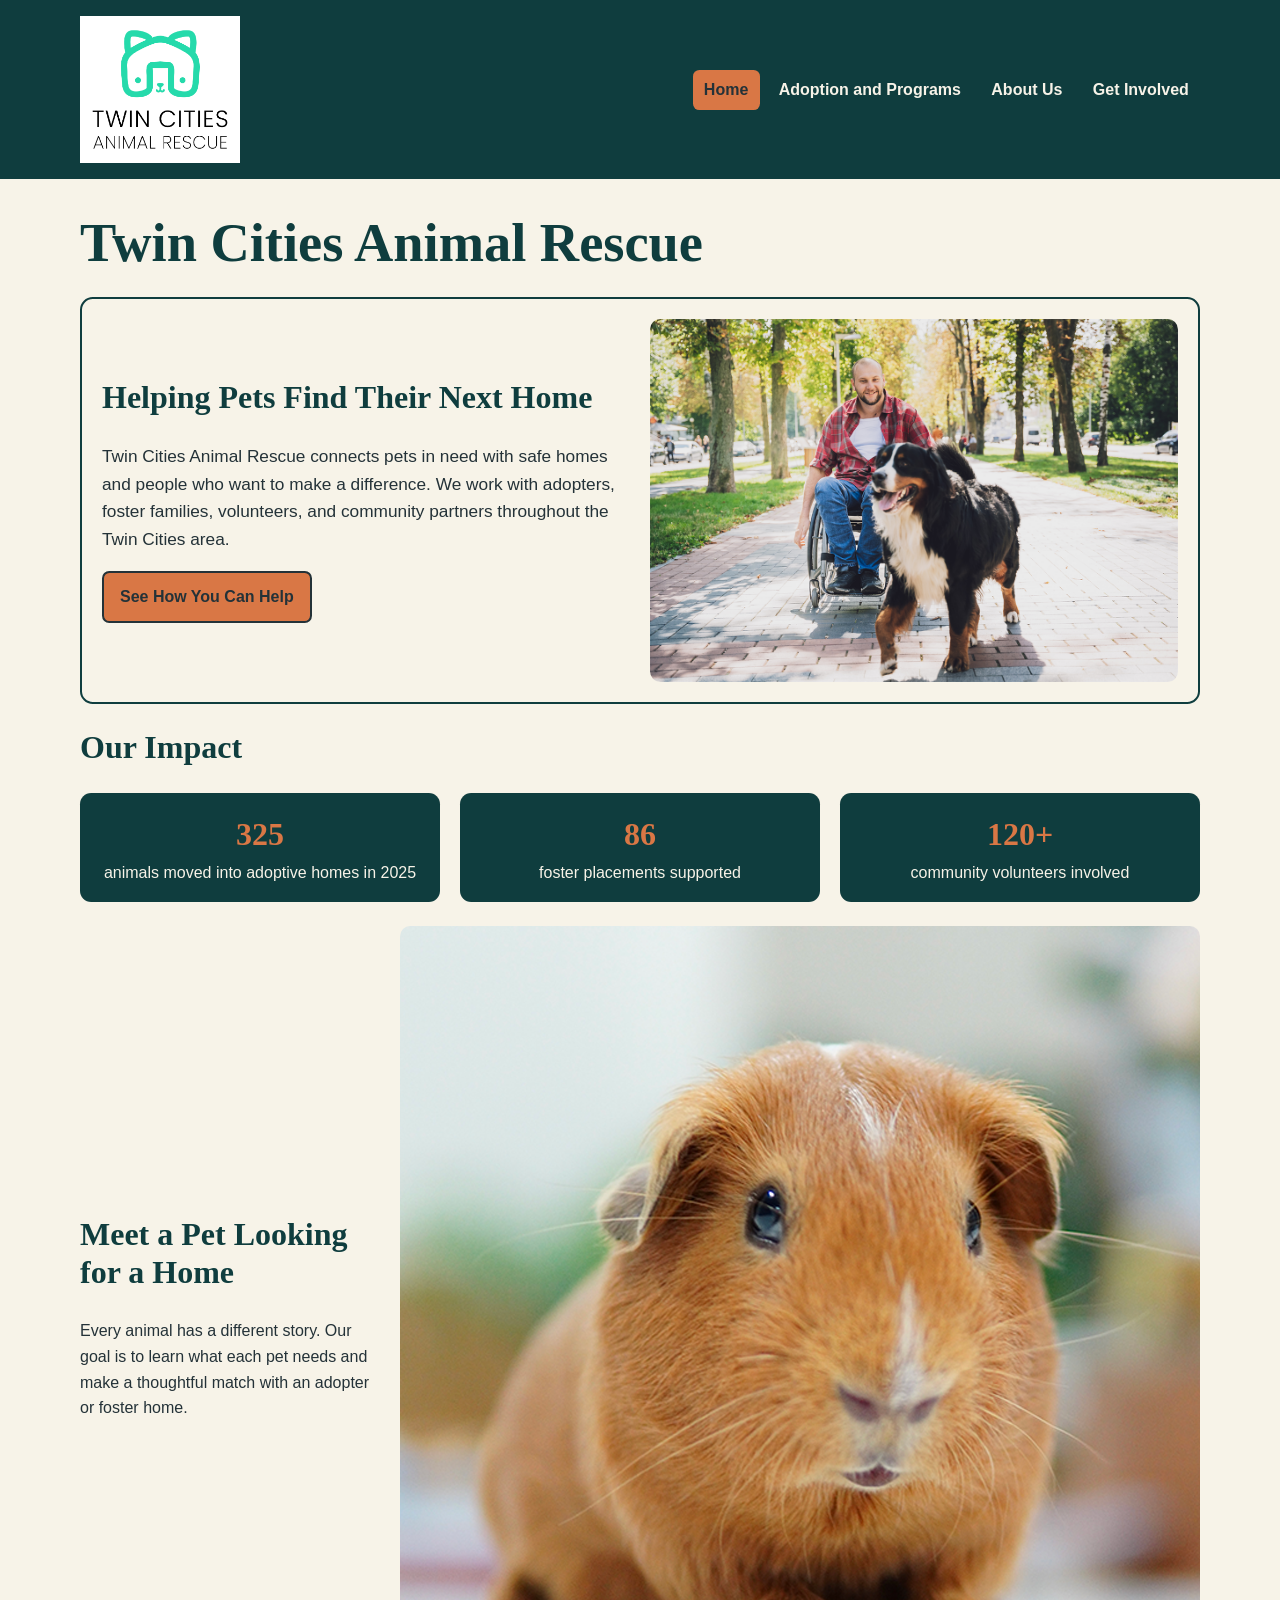
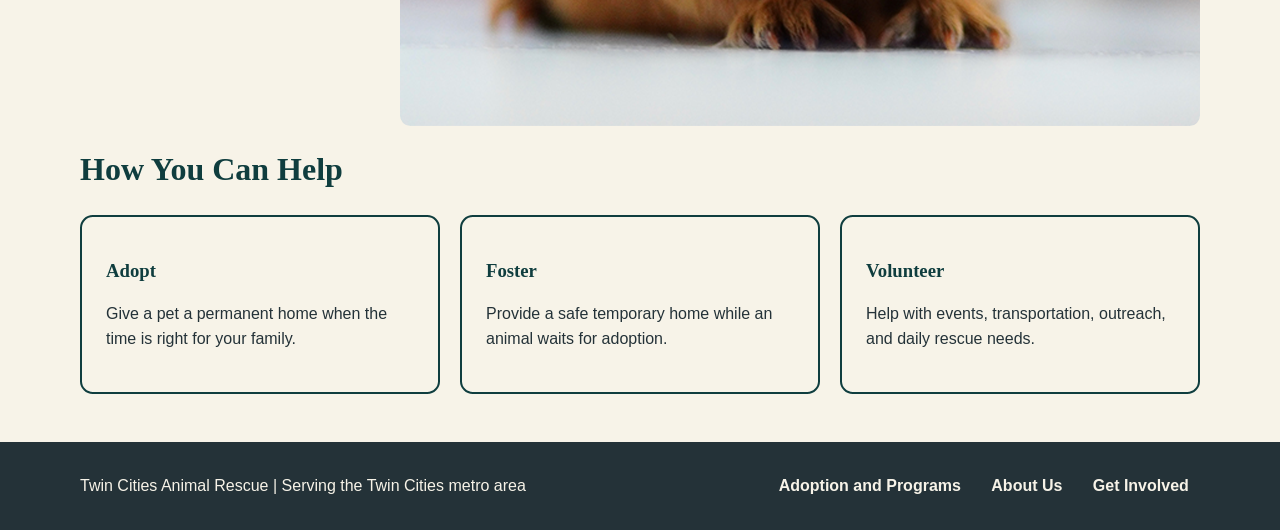
<file: Twin_Cities_Animal_Rescue_Touchstone4_Updated/index.html>
<!DOCTYPE html>
<html lang="en">
<head>
    <meta charset="UTF-8">
    <meta name="viewport" content="width=device-width, initial-scale=1.0">
    <title>Twin Cities Animal Rescue | Home</title>
    <link rel="stylesheet" href="style.css">
    <script src="script.js" defer></script>
</head>
<body>
    <header class="site-header">
        <div class="header-inner">
            <img class="site-logo" src="media/rescue-logo_c.png" alt="Twin Cities Animal Rescue logo">
            <nav class="primary-nav" aria-label="Primary navigation">
                <ul>
                    <li><a href="index.html" aria-current="page">Home</a></li>
                    <li><a href="services.html">Adoption and Programs</a></li>
                    <li><a href="about.html">About Us</a></li>
                    <li><a href="contact.html">Get Involved</a></li>
                </ul>
            </nav>
        </div>
    </header>

    <main>
        <h1>Twin Cities Animal Rescue</h1>

        <section class="hero">
            <div class="hero-copy">
                <h2>Helping Pets Find Their Next Home</h2>
                <p>Twin Cities Animal Rescue connects pets in need with safe homes and people who want to make a difference. We work with adopters, foster families, volunteers, and community partners throughout the Twin Cities area.</p>
                <a class="action-link" href="contact.html">See How You Can Help</a>
            </div>
            <div class="hero-media">
                <picture>
                    <source media="(max-width: 600px)" srcset="media/rescue-feature-small_c.png">
                    <img src="media/rescue-feature-large_c.png" alt="Rescued dog resting comfortably while waiting for a permanent home">
                </picture>
            </div>
        </section>

        <section class="content-section" aria-labelledby="impact-heading">
            <h2 id="impact-heading">Our Impact</h2>
            <ul class="stats">
                <li class="stat"><strong>325</strong> animals moved into adoptive homes in 2025</li>
                <li class="stat"><strong>86</strong> foster placements supported</li>
                <li class="stat"><strong>120+</strong> community volunteers involved</li>
            </ul>
        </section>

        <section class="content-section split-layout">
            <div>
                <h2>Meet a Pet Looking for a Home</h2>
                <p>Every animal has a different story. Our goal is to learn what each pet needs and make a thoughtful match with an adopter or foster home.</p>
            </div>
            <img src="media/rescue-pet_c.png" alt="Friendly rescue dog looking toward the camera while waiting for adoption">
        </section>

        <section class="content-section">
            <h2>How You Can Help</h2>
            <div class="card-grid">
                <article class="content-card">
                    <h3>Adopt</h3>
                    <p>Give a pet a permanent home when the time is right for your family.</p>
                </article>
                <article class="content-card">
                    <h3>Foster</h3>
                    <p>Provide a safe temporary home while an animal waits for adoption.</p>
                </article>
                <article class="content-card">
                    <h3>Volunteer</h3>
                    <p>Help with events, transportation, outreach, and daily rescue needs.</p>
                </article>
            </div>
        </section>
    </main>

    <footer class="site-footer">
        <div class="footer-inner">
            <p>Twin Cities Animal Rescue | Serving the Twin Cities metro area</p>
            <nav class="footer-nav" aria-label="Footer navigation">
                <ul>
                    <li><a href="services.html">Adoption and Programs</a></li>
                    <li><a href="about.html">About Us</a></li>
                    <li><a href="contact.html">Get Involved</a></li>
                </ul>
            </nav>
        </div>
    </footer>
</body>
</html>
</file>
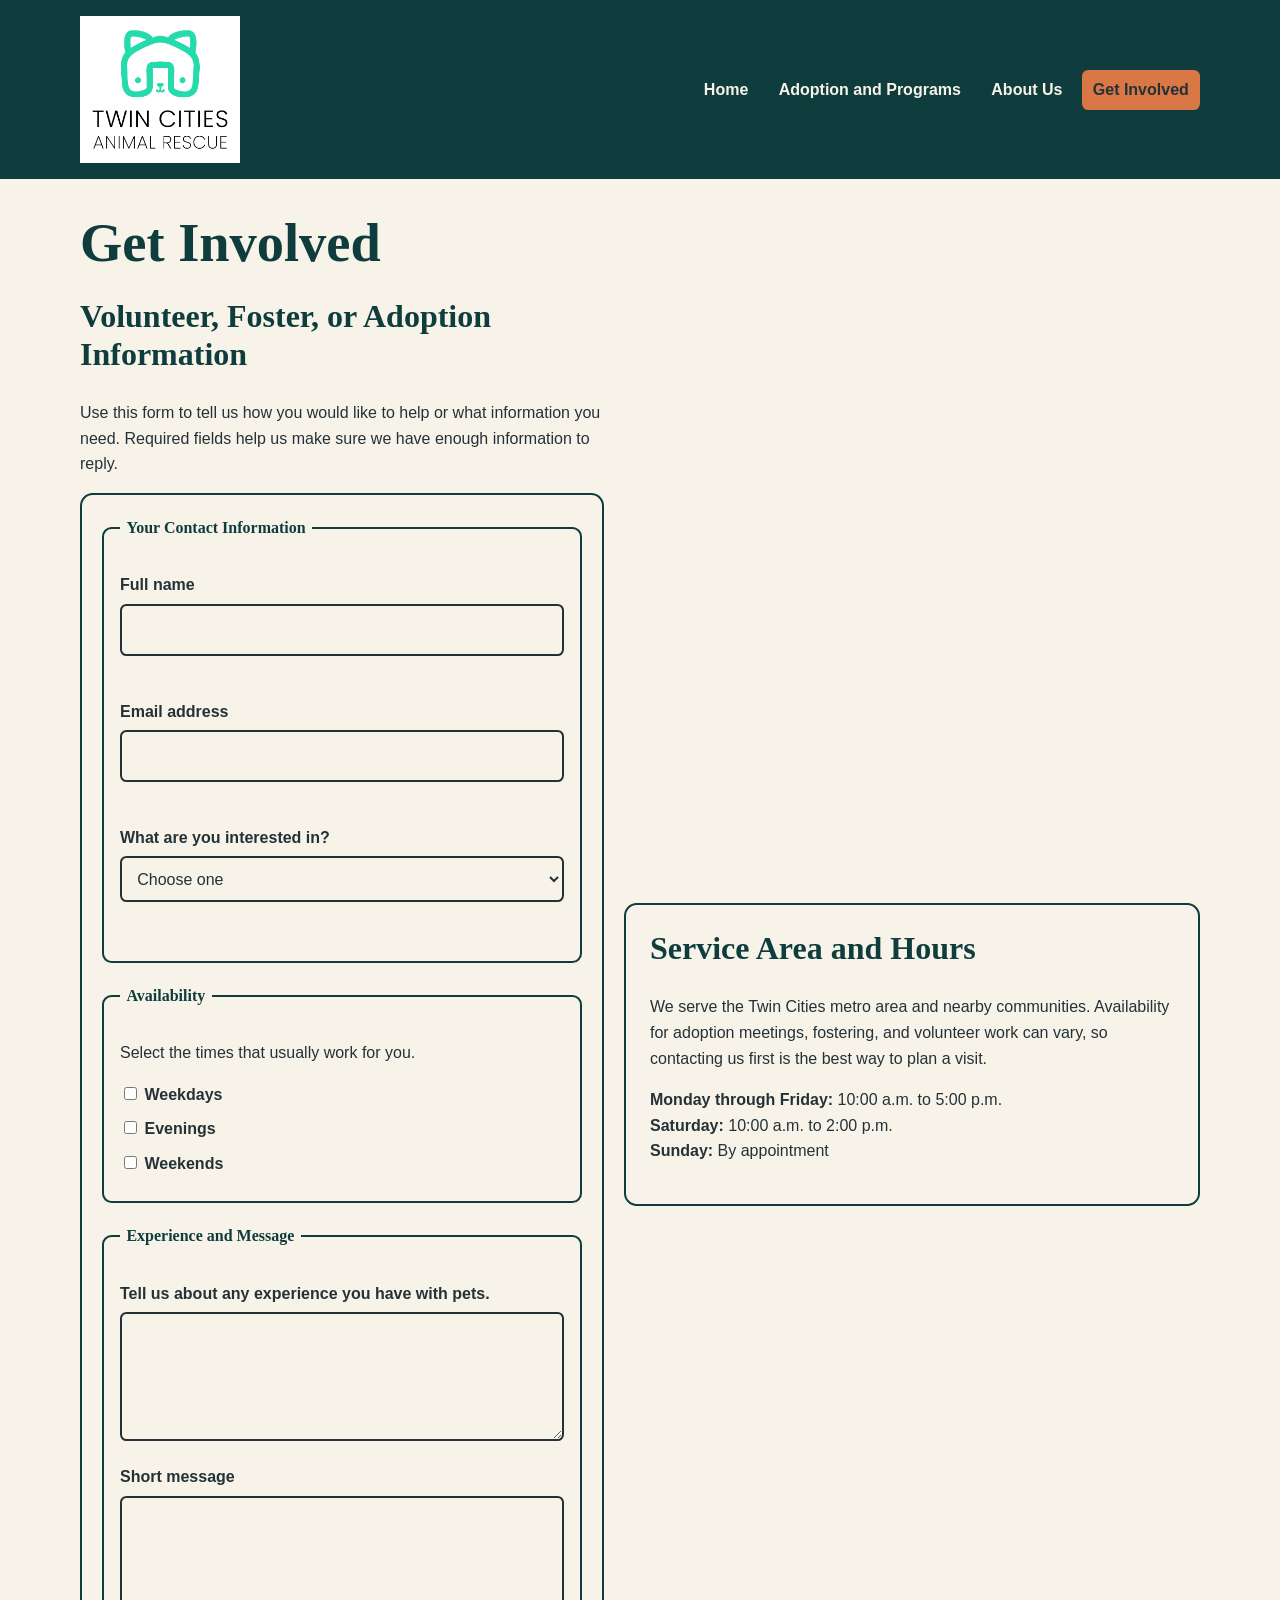
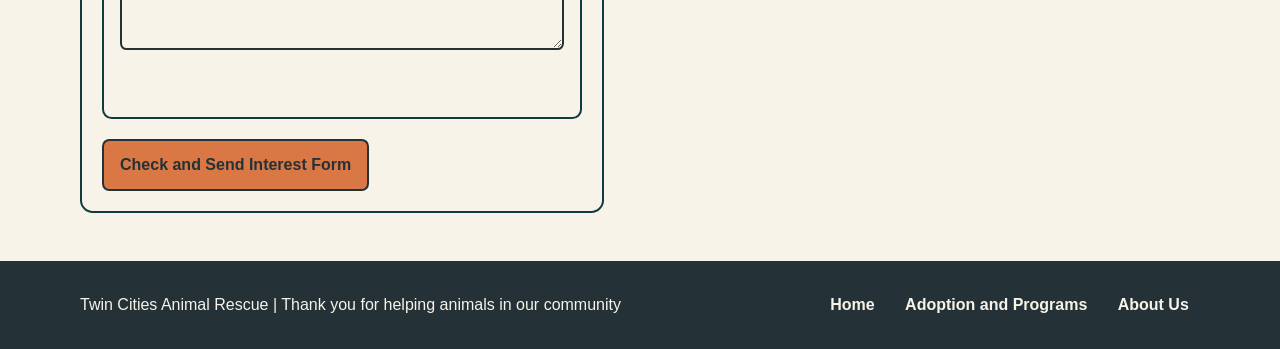
<file: Twin_Cities_Animal_Rescue_Touchstone4_Updated/contact.html>
<!DOCTYPE html>
<html lang="en">
<head>
    <meta charset="UTF-8">
    <meta name="viewport" content="width=device-width, initial-scale=1.0">
    <title>Twin Cities Animal Rescue | Get Involved</title>
    <link rel="stylesheet" href="style.css">
    <script src="script.js" defer></script>
</head>
<body>
    <header class="site-header">
        <div class="header-inner">
            <img class="site-logo" src="media/rescue-logo_c.png" alt="Twin Cities Animal Rescue logo">
            <nav class="primary-nav" aria-label="Primary navigation">
                <ul>
                    <li><a href="index.html">Home</a></li>
                    <li><a href="services.html">Adoption and Programs</a></li>
                    <li><a href="about.html">About Us</a></li>
                    <li><a href="contact.html" aria-current="page">Get Involved</a></li>
                </ul>
            </nav>
        </div>
    </header>

    <main>
        <h1>Get Involved</h1>

        <div class="form-layout">
            <section>
                <h2>Volunteer, Foster, or Adoption Information</h2>
                <p>Use this form to tell us how you would like to help or what information you need. Required fields help us make sure we have enough information to reply.</p>

                <p class="storage-note" id="storage-status" hidden aria-live="polite"></p>

                <form id="interest-form" action="#" method="post" novalidate>
                    <fieldset>
                        <legend>Your Contact Information</legend>
                        <p>
                            <label for="full-name">Full name</label><br>
                            <input type="text" id="full-name" name="full-name" required pattern="[A-Za-z .'-]{2,}" title="Enter at least two letters using your name." aria-describedby="full-name-error">
                            <span class="field-error" id="full-name-error" aria-live="polite"></span>
                        </p>
                        <p>
                            <label for="email">Email address</label><br>
                            <input type="email" id="email" name="email" required aria-describedby="email-error">
                            <span class="field-error" id="email-error" aria-live="polite"></span>
                        </p>
                        <p>
                            <label for="interest">What are you interested in?</label><br>
                            <select id="interest" name="interest" required aria-describedby="interest-error">
                                <option value="">Choose one</option>
                                <option value="volunteer">Volunteering</option>
                                <option value="foster">Fostering</option>
                                <option value="adoption">Adoption information</option>
                            </select>
                            <span class="field-error" id="interest-error" aria-live="polite"></span>
                        </p>
                    </fieldset>

                    <fieldset>
                        <legend>Availability</legend>
                        <p>Select the times that usually work for you.</p>
                        <p class="check-option"><input type="checkbox" id="weekday" name="availability" value="weekday"> <label for="weekday">Weekdays</label></p>
                        <p class="check-option"><input type="checkbox" id="evening" name="availability" value="evening"> <label for="evening">Evenings</label></p>
                        <p class="check-option"><input type="checkbox" id="weekend" name="availability" value="weekend"> <label for="weekend">Weekends</label></p>
                    </fieldset>

                    <fieldset>
                        <legend>Experience and Message</legend>
                        <p>
                            <label for="experience">Tell us about any experience you have with pets.</label><br>
                            <textarea id="experience" name="experience" rows="4"></textarea>
                        </p>
                        <p>
                            <label for="message">Short message</label><br>
                            <textarea id="message" name="message" rows="5" required minlength="10" aria-describedby="message-error"></textarea>
                            <span class="field-error" id="message-error" aria-live="polite"></span>
                        </p>
                    </fieldset>
                    <button type="submit">Check and Send Interest Form</button>
                    <p class="success-message" id="form-success" tabindex="-1" hidden></p>
                </form>
            </section>

            <aside class="content-card" aria-labelledby="visit-heading">
                <h2 id="visit-heading">Service Area and Hours</h2>
                <p>We serve the Twin Cities metro area and nearby communities. Availability for adoption meetings, fostering, and volunteer work can vary, so contacting us first is the best way to plan a visit.</p>
                <p><strong>Monday through Friday:</strong> 10:00 a.m. to 5:00 p.m.<br>
                <strong>Saturday:</strong> 10:00 a.m. to 2:00 p.m.<br>
                <strong>Sunday:</strong> By appointment</p>
            </aside>
        </div>
    </main>

    <footer class="site-footer">
        <div class="footer-inner">
            <p>Twin Cities Animal Rescue | Thank you for helping animals in our community</p>
            <nav class="footer-nav" aria-label="Footer navigation">
                <ul>
                    <li><a href="index.html">Home</a></li>
                    <li><a href="services.html">Adoption and Programs</a></li>
                    <li><a href="about.html">About Us</a></li>
                </ul>
            </nav>
        </div>
    </footer>
</body>
</html>
</file>
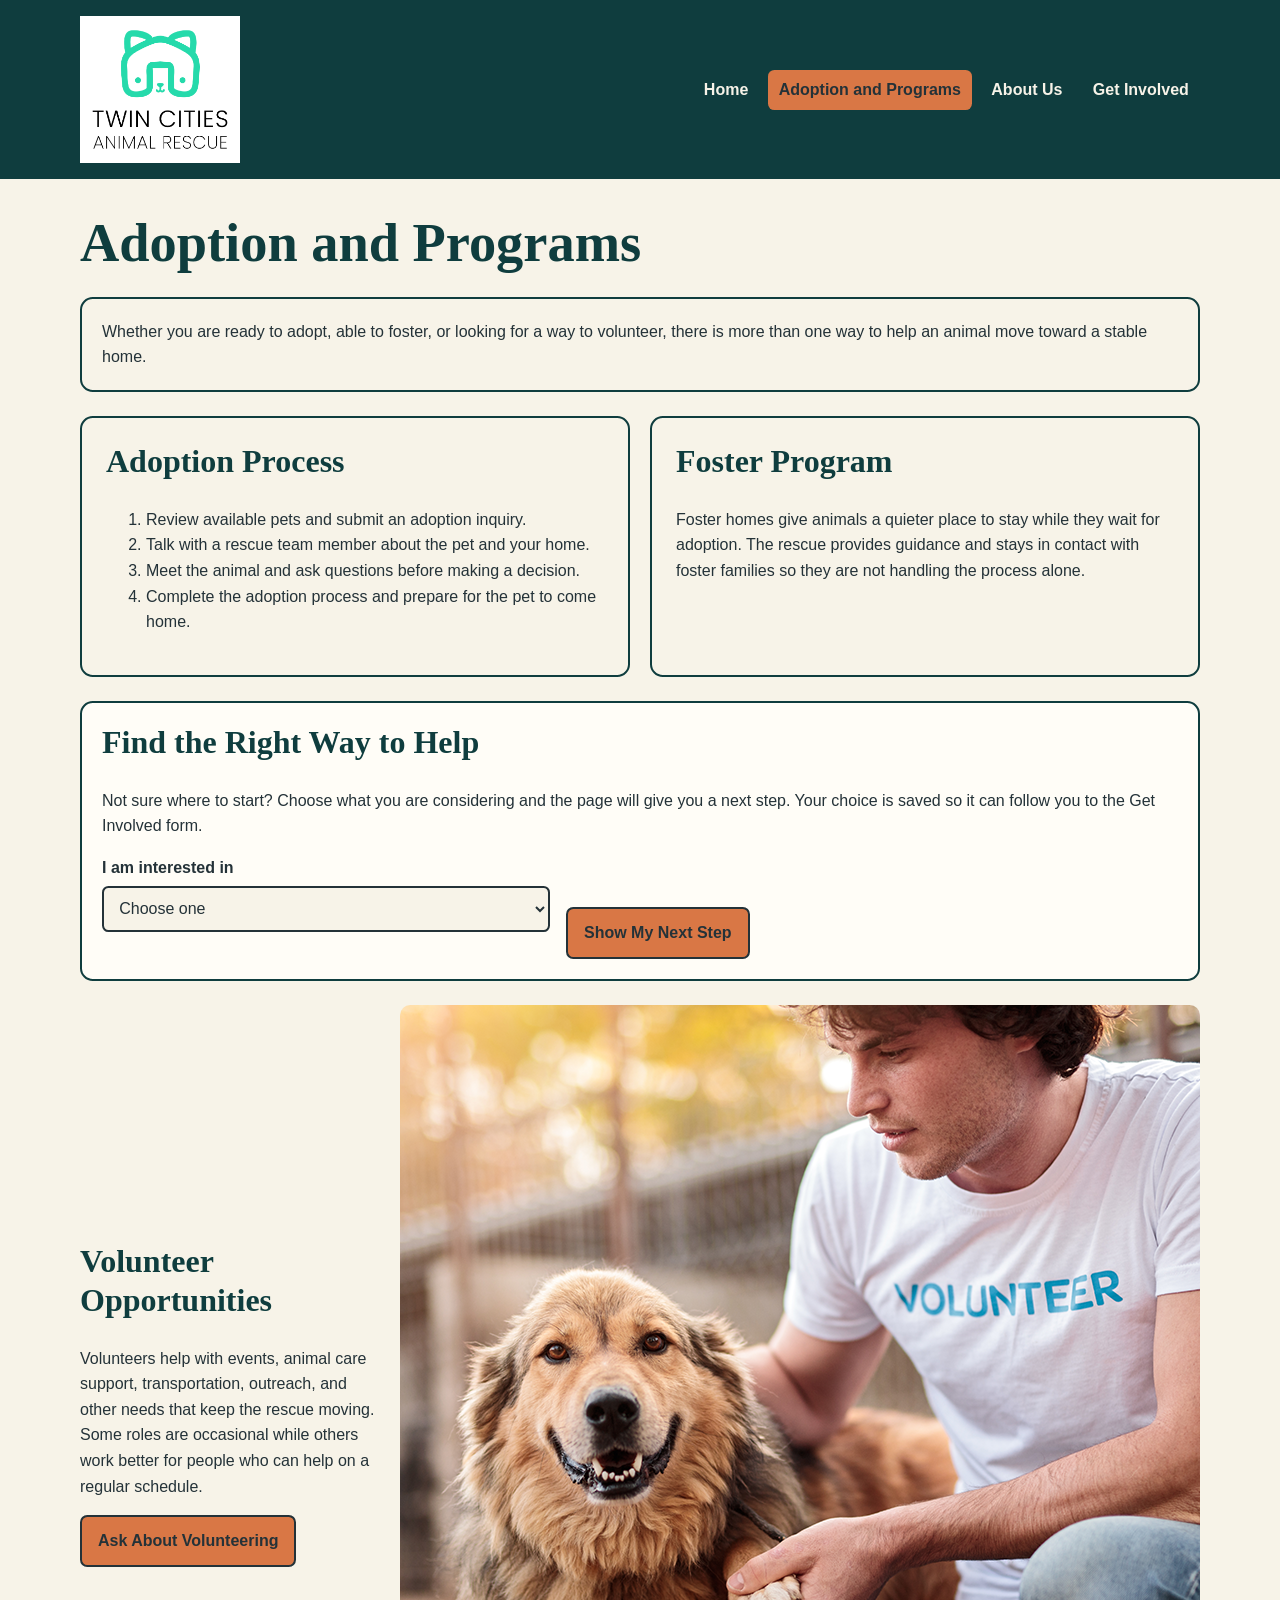
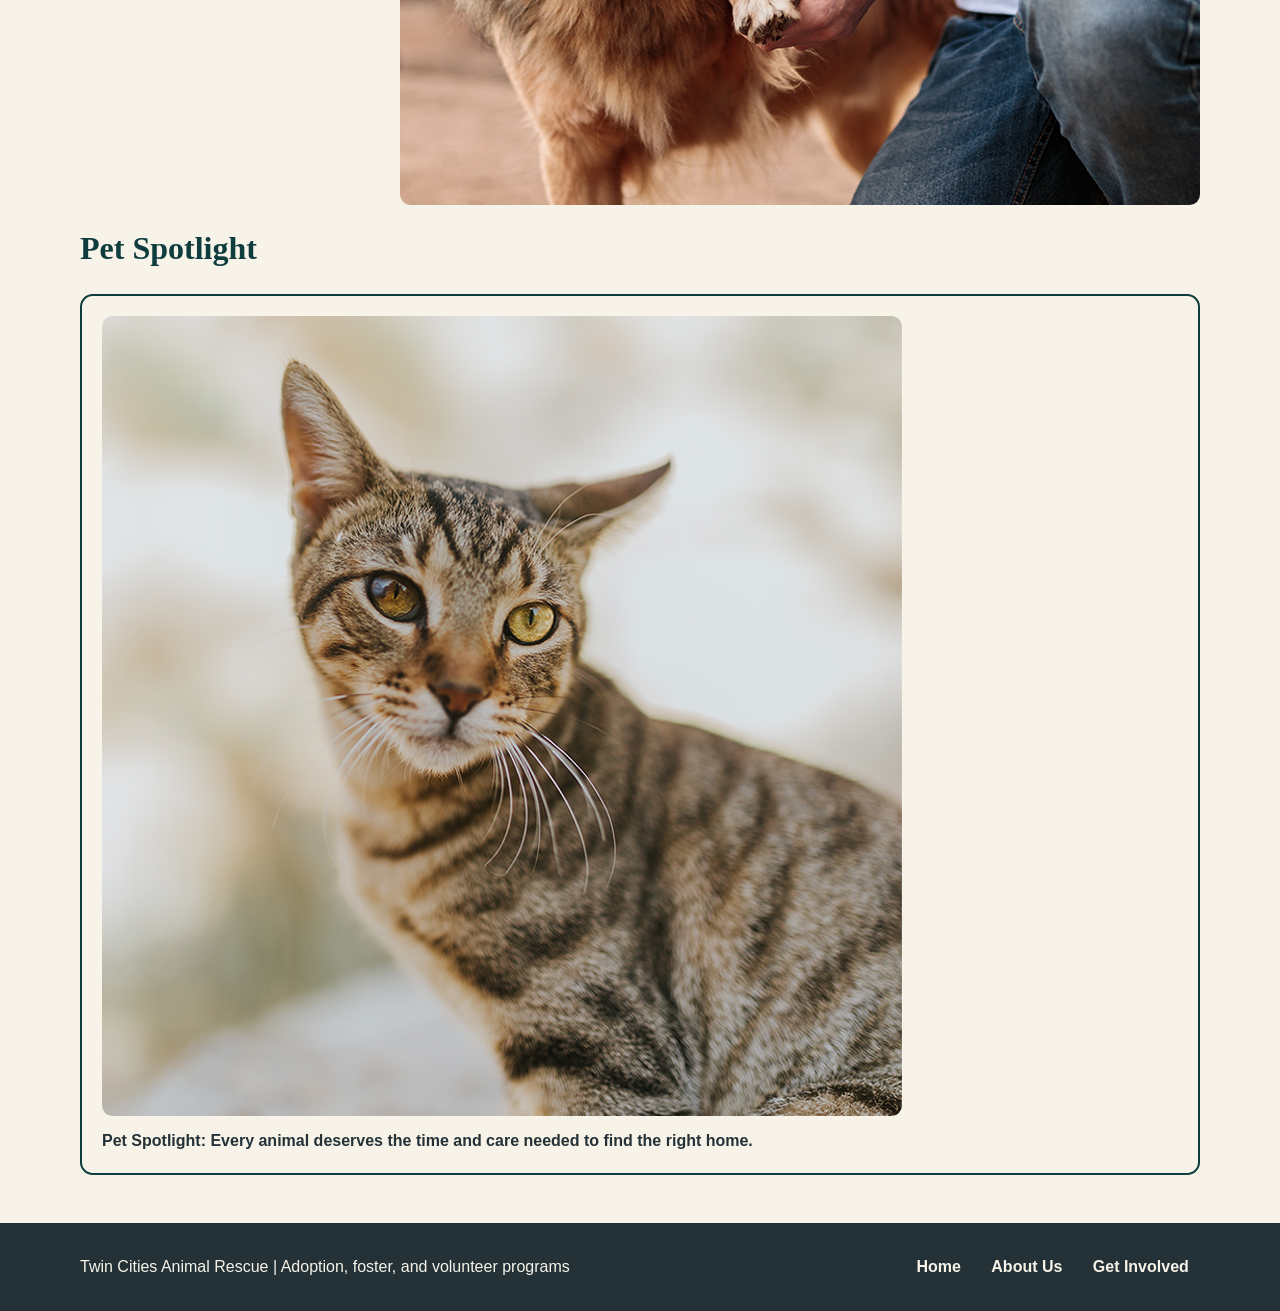
<file: Twin_Cities_Animal_Rescue_Touchstone4_Updated/services.html>
<!DOCTYPE html>
<html lang="en">
<head>
    <meta charset="UTF-8">
    <meta name="viewport" content="width=device-width, initial-scale=1.0">
    <title>Twin Cities Animal Rescue | Adoption and Programs</title>
    <link rel="stylesheet" href="style.css">
    <script src="script.js" defer></script>
</head>
<body>
    <header class="site-header">
        <div class="header-inner">
            <img class="site-logo" src="media/rescue-logo_c.png" alt="Twin Cities Animal Rescue logo">
            <nav class="primary-nav" aria-label="Primary navigation">
                <ul>
                    <li><a href="index.html">Home</a></li>
                    <li><a href="services.html" aria-current="page">Adoption and Programs</a></li>
                    <li><a href="about.html">About Us</a></li>
                    <li><a href="contact.html">Get Involved</a></li>
                </ul>
            </nav>
        </div>
    </header>

    <main>
        <h1>Adoption and Programs</h1>
        <p class="notice">Whether you are ready to adopt, able to foster, or looking for a way to volunteer, there is more than one way to help an animal move toward a stable home.</p>

        <div class="card-grid content-section">
            <section class="content-card">
                <h2>Adoption Process</h2>
                <ol>
                    <li>Review available pets and submit an adoption inquiry.</li>
                    <li>Talk with a rescue team member about the pet and your home.</li>
                    <li>Meet the animal and ask questions before making a decision.</li>
                    <li>Complete the adoption process and prepare for the pet to come home.</li>
                </ol>
            </section>

            <section class="content-card">
                <h2>Foster Program</h2>
                <p>Foster homes give animals a quieter place to stay while they wait for adoption. The rescue provides guidance and stays in contact with foster families so they are not handling the process alone.</p>
            </section>
        </div>

        <section class="content-section helper-tool" aria-labelledby="helper-heading">
            <h2 id="helper-heading">Find the Right Way to Help</h2>
            <p>Not sure where to start? Choose what you are considering and the page will give you a next step. Your choice is saved so it can follow you to the Get Involved form.</p>
            <div class="interest-controls">
                <div>
                    <label for="help-interest">I am interested in</label>
                    <select id="help-interest" name="help-interest">
                        <option value="">Choose one</option>
                    </select>
                    <span class="field-error" id="help-interest-error" aria-live="polite"></span>
                </div>
                <button type="button" id="show-interest">Show My Next Step</button>
            </div>
            <div class="interest-result" id="interest-result" aria-live="polite" hidden>
                <h3 id="interest-result-heading"></h3>
                <p id="interest-result-text"></p>
                <a class="action-link" id="interest-result-link" href="contact.html">Continue to Get Involved</a>
            </div>
            <p class="storage-note" id="interest-save-status" hidden></p>
        </section>

        <section class="content-section split-layout">
            <div>
                <h2>Volunteer Opportunities</h2>
                <p>Volunteers help with events, animal care support, transportation, outreach, and other needs that keep the rescue moving. Some roles are occasional while others work better for people who can help on a regular schedule.</p>
                <a class="action-link" href="contact.html">Ask About Volunteering</a>
            </div>
            <img src="media/rescue-volunteer_c.png" alt="Animal rescue volunteer spending time with a dog during a community rescue event">
        </section>

        <section class="content-section">
            <h2>Pet Spotlight</h2>
            <figure>
                <img src="media/rescue-pet-spotlight_c.png" alt="Rescue pet featured as the current adoption spotlight">
                <figcaption>Pet Spotlight: Every animal deserves the time and care needed to find the right home.</figcaption>
            </figure>
        </section>
    </main>

    <footer class="site-footer">
        <div class="footer-inner">
            <p>Twin Cities Animal Rescue | Adoption, foster, and volunteer programs</p>
            <nav class="footer-nav" aria-label="Footer navigation">
                <ul>
                    <li><a href="index.html">Home</a></li>
                    <li><a href="about.html">About Us</a></li>
                    <li><a href="contact.html">Get Involved</a></li>
                </ul>
            </nav>
        </div>
    </footer>
</body>
</html>
</file>
<file: Twin_Cities_Animal_Rescue_Touchstone4_Updated/style.css>
/* Twin Cities Animal Rescue - Touchstone 3 */
:root {
    --teal: #0F3D3E;
    --cream: #F7F3E8;
    --orange: #D97745;
    --charcoal: #243238;
}

* {
    box-sizing: border-box;
}

body {
    margin: 0;
    background: var(--cream);
    color: var(--charcoal);
    font-family: Arial, sans-serif;
    line-height: 1.6;
}

img,
picture,
video {
    max-width: 100%;
}

img,
video {
    display: block;
    height: auto;
    border-radius: 0.65rem;
}

a {
    color: var(--teal);
    font-weight: 700;
}

a:hover,
a:focus-visible {
    color: var(--orange);
}

.site-header {
    background: var(--teal);
    padding: 1rem;
}

.header-inner,
main,
.footer-inner {
    width: min(100% - 2rem, 70rem);
    margin-inline: auto;
}

.header-inner {
    display: flex;
    flex-direction: column;
    gap: 1rem;
}

.site-logo {
    width: 10rem;
    border-radius: 0;
}

.primary-nav ul,
.footer-nav ul {
    list-style: none;
    margin: 0;
    padding: 0;
    display: flex;
    flex-direction: column;
    gap: 0.5rem;
}

.primary-nav a,
.footer-nav a {
    display: inline-block;
    color: var(--cream);
    text-decoration: none;
    padding: 0.45rem 0.7rem;
    border-radius: 0.4rem;
}

.primary-nav a:hover,
.primary-nav a:focus-visible,
.footer-nav a:hover,
.footer-nav a:focus-visible,
.primary-nav a[aria-current="page"] {
    background: var(--orange);
    color: var(--charcoal);
}

main {
    padding-block: 2rem 3rem;
}

h1,
h2,
h3 {
    font-family: Georgia, serif;
    line-height: 1.2;
    color: var(--teal);
}

h1 {
    margin: 0 0 1.25rem;
    font-size: clamp(2rem, 7vw, 3.4rem);
}

h2 {
    margin-top: 0;
    font-size: clamp(1.45rem, 5vw, 2rem);
}

.hero,
.split-layout,
.card-grid,
.stats,
.form-layout {
    display: flex;
    flex-direction: column;
    gap: 1.25rem;
}

.hero,
.content-card,
figure,
form,
.notice {
    background: var(--cream);
    border: 2px solid var(--teal);
    border-radius: 0.8rem;
    padding: 1.25rem;
}

.hero {
    margin-bottom: 1.5rem;
}

.hero-copy p {
    font-size: 1.08rem;
}

.hero-media img {
    width: 100%;
}

.content-section {
    margin-top: 1.5rem;
}

.card-grid .content-card {
    flex: 1 1 0;
}

.stats {
    margin: 0;
    padding: 0;
    list-style: none;
}

.stat {
    flex: 1 1 0;
    background: var(--teal);
    color: var(--cream);
    border-radius: 0.7rem;
    padding: 1rem;
    text-align: center;
}

.stat strong {
    display: block;
    color: var(--orange);
    font-family: Georgia, serif;
    font-size: 2rem;
}

.action-link,
button {
    display: inline-block;
    background: var(--orange);
    color: var(--charcoal);
    border: 2px solid var(--charcoal);
    border-radius: 0.45rem;
    padding: 0.7rem 1rem;
    text-decoration: none;
    font: inherit;
    font-weight: 700;
    cursor: pointer;
}

.action-link:hover,
.action-link:focus-visible,
button:hover,
button:focus-visible {
    background: var(--teal);
    color: var(--cream);
}

figure {
    margin: 0;
}

figcaption {
    margin-top: 0.75rem;
    font-weight: 700;
}

video {
    width: 100%;
    background: var(--charcoal);
}

form {
    max-width: 48rem;
}

fieldset {
    border: 2px solid var(--teal);
    border-radius: 0.6rem;
    margin: 0 0 1.25rem;
    padding: 1rem;
}

legend {
    font-family: Georgia, serif;
    font-weight: 700;
    color: var(--teal);
    padding-inline: 0.4rem;
}

label {
    font-weight: 700;
}

input[type="text"],
input[type="email"],
select,
textarea {
    width: 100%;
    max-width: 32rem;
    margin-top: 0.35rem;
    padding: 0.7rem;
    border: 2px solid var(--charcoal);
    border-radius: 0.4rem;
    background: var(--cream);
    color: var(--charcoal);
    font: inherit;
}

input:focus,
select:focus,
textarea:focus,
button:focus-visible,
a:focus-visible {
    outline: 3px solid var(--orange);
    outline-offset: 3px;
}

.check-option {
    margin-block: 0.55rem;
}

.site-footer {
    background: var(--charcoal);
    color: var(--cream);
    padding: 1.5rem 1rem;
}

.footer-inner {
    display: flex;
    flex-direction: column;
    gap: 1rem;
}

.site-footer p {
    margin: 0;
}

@media (min-width: 48rem) {
    .header-inner,
    .footer-inner {
        flex-direction: row;
        align-items: center;
        justify-content: space-between;
    }

    .primary-nav ul,
    .footer-nav ul {
        flex-direction: row;
        flex-wrap: wrap;
    }

    .hero,
    .split-layout,
    .form-layout {
        flex-direction: row;
        align-items: center;
    }

    .hero-copy,
    .hero-media,
    .split-layout > *,
    .form-layout > * {
        flex: 1 1 0;
    }

    .card-grid,
    .stats {
        flex-direction: row;
        align-items: stretch;
    }

    .content-card {
        padding: 1.5rem;
    }
}

/* Touchstone 4: interactivity, validation, and saved choices */
.helper-tool {
    background: #fffdf7;
    border: 2px solid var(--teal);
    border-radius: 0.8rem;
    padding: 1.25rem;
}

.interest-controls {
    display: flex;
    flex-direction: column;
    gap: 1rem;
    align-items: flex-start;
}

.interest-controls > div {
    width: 100%;
}

.interest-result {
    margin-top: 1.25rem;
    padding: 1.1rem;
    border-left: 0.4rem solid var(--orange);
    background: var(--cream);
}

.interest-result h3 {
    margin-top: 0;
}

.field-error {
    display: block;
    min-height: 1.35rem;
    margin-top: 0.35rem;
    color: #8B1E1E;
    font-weight: 700;
}

[aria-invalid="true"] {
    border-color: #8B1E1E !important;
}

.storage-note,
.success-message {
    border-radius: 0.45rem;
    padding: 0.75rem 0.9rem;
    font-weight: 700;
}

.storage-note {
    margin-top: 1rem;
    background: #E3F0EC;
    border-left: 0.35rem solid var(--teal);
}

.success-message {
    margin-top: 1rem;
    background: #E3F0EC;
    border: 2px solid var(--teal);
}

@media (min-width: 48rem) {
    .interest-controls {
        flex-direction: row;
        align-items: flex-end;
    }

    .interest-controls > div {
        max-width: 28rem;
    }
}
</file>
